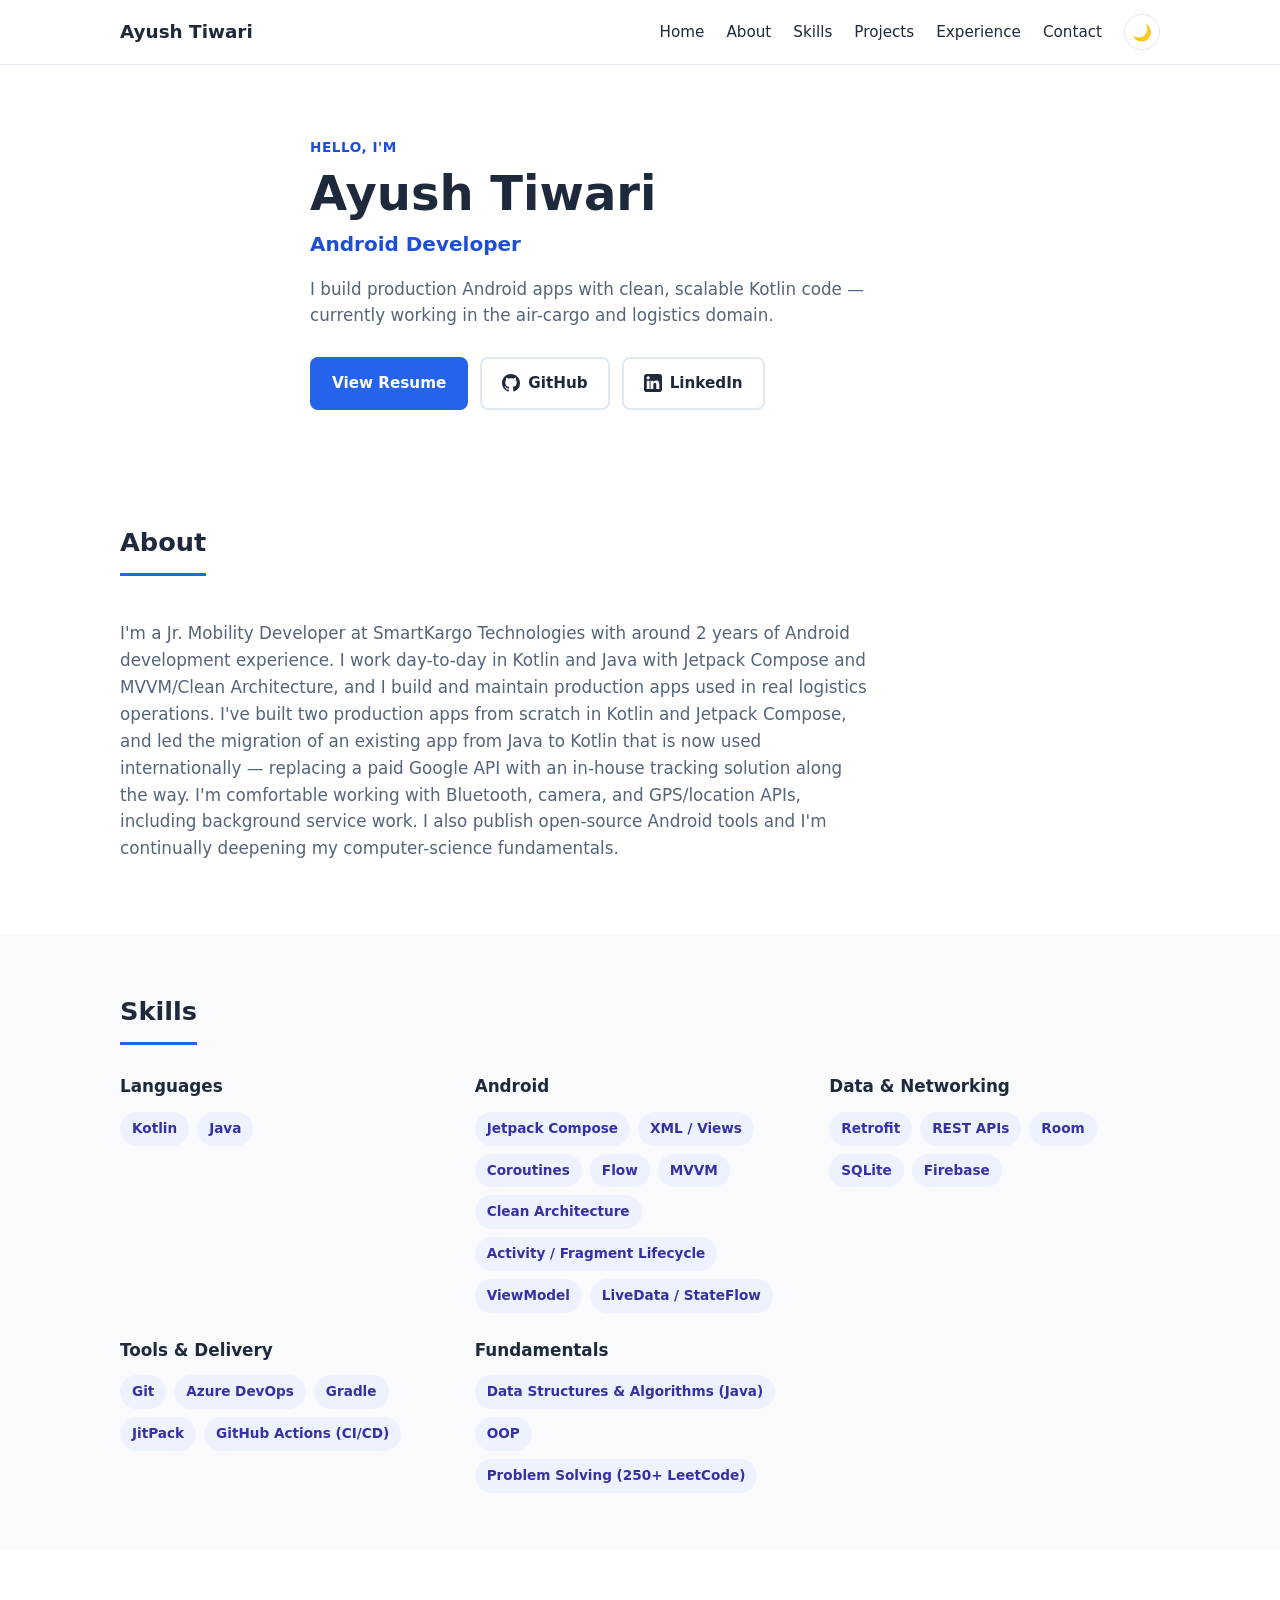
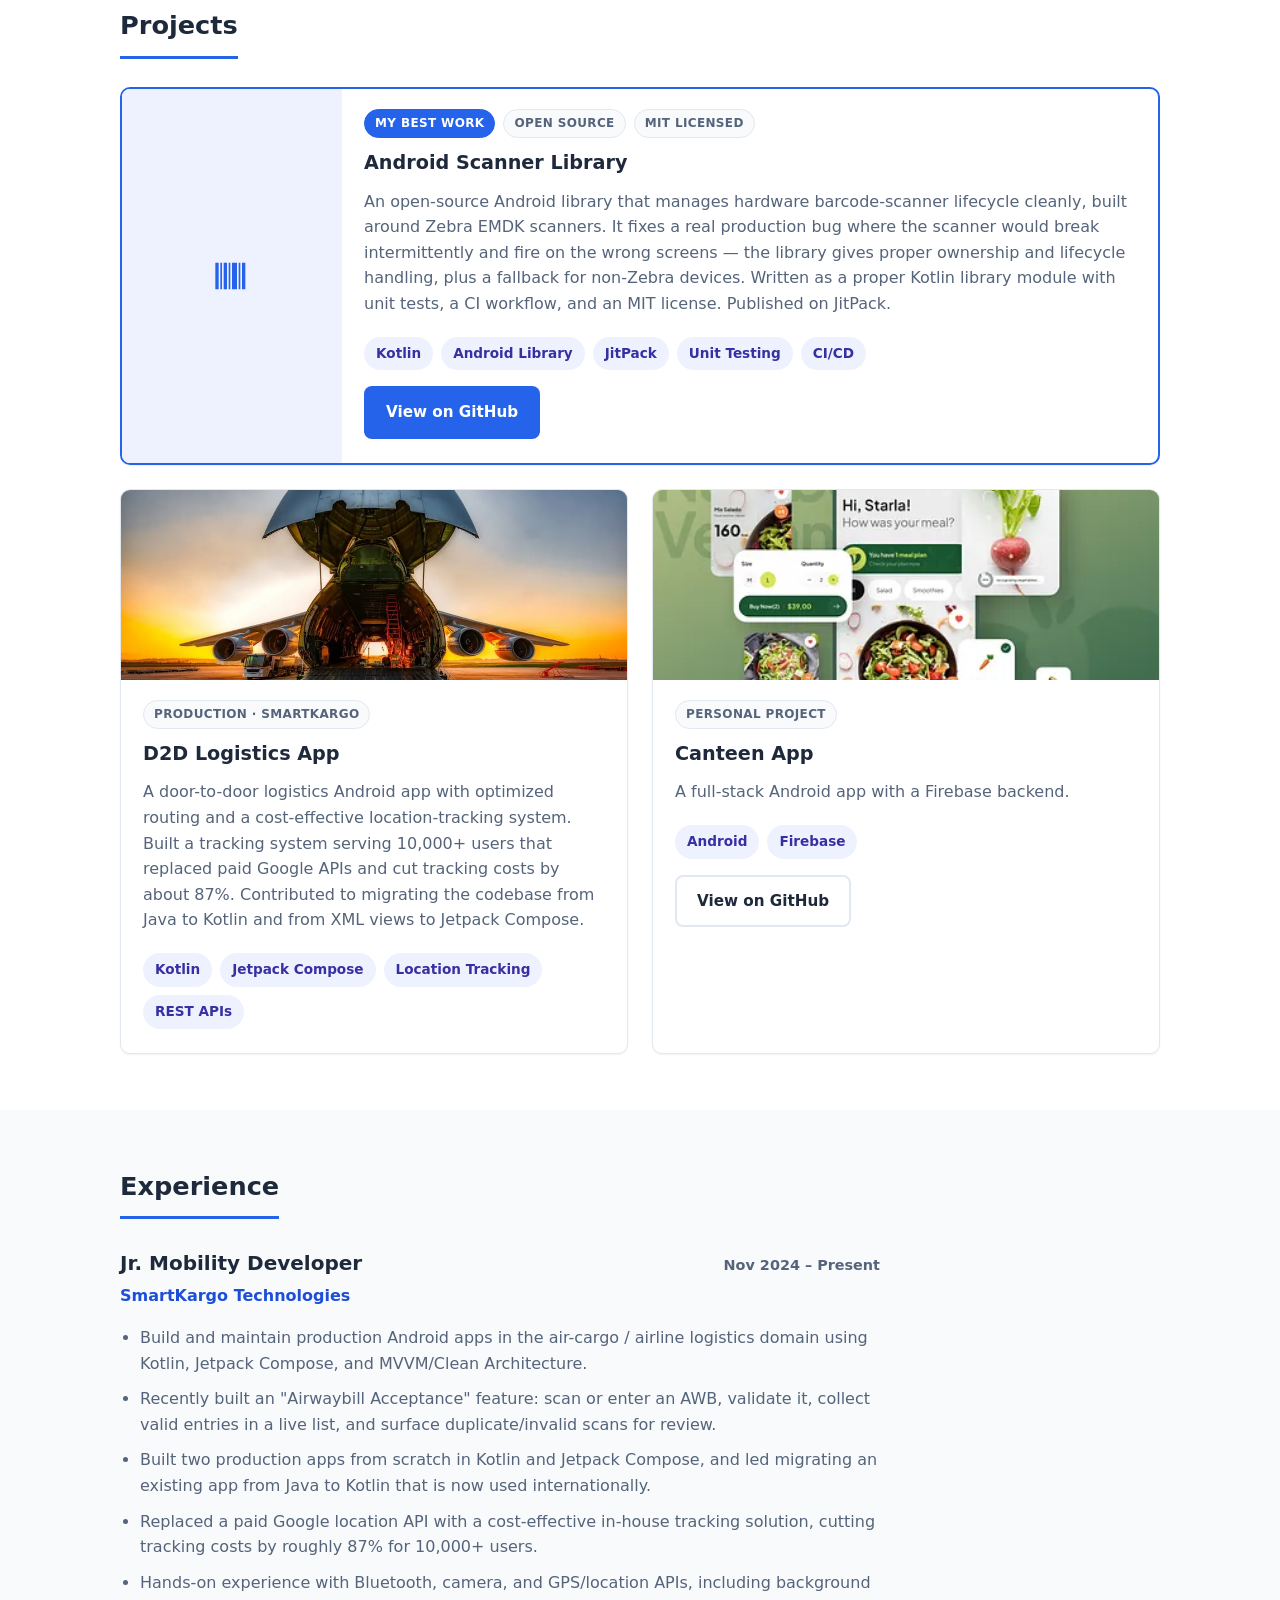
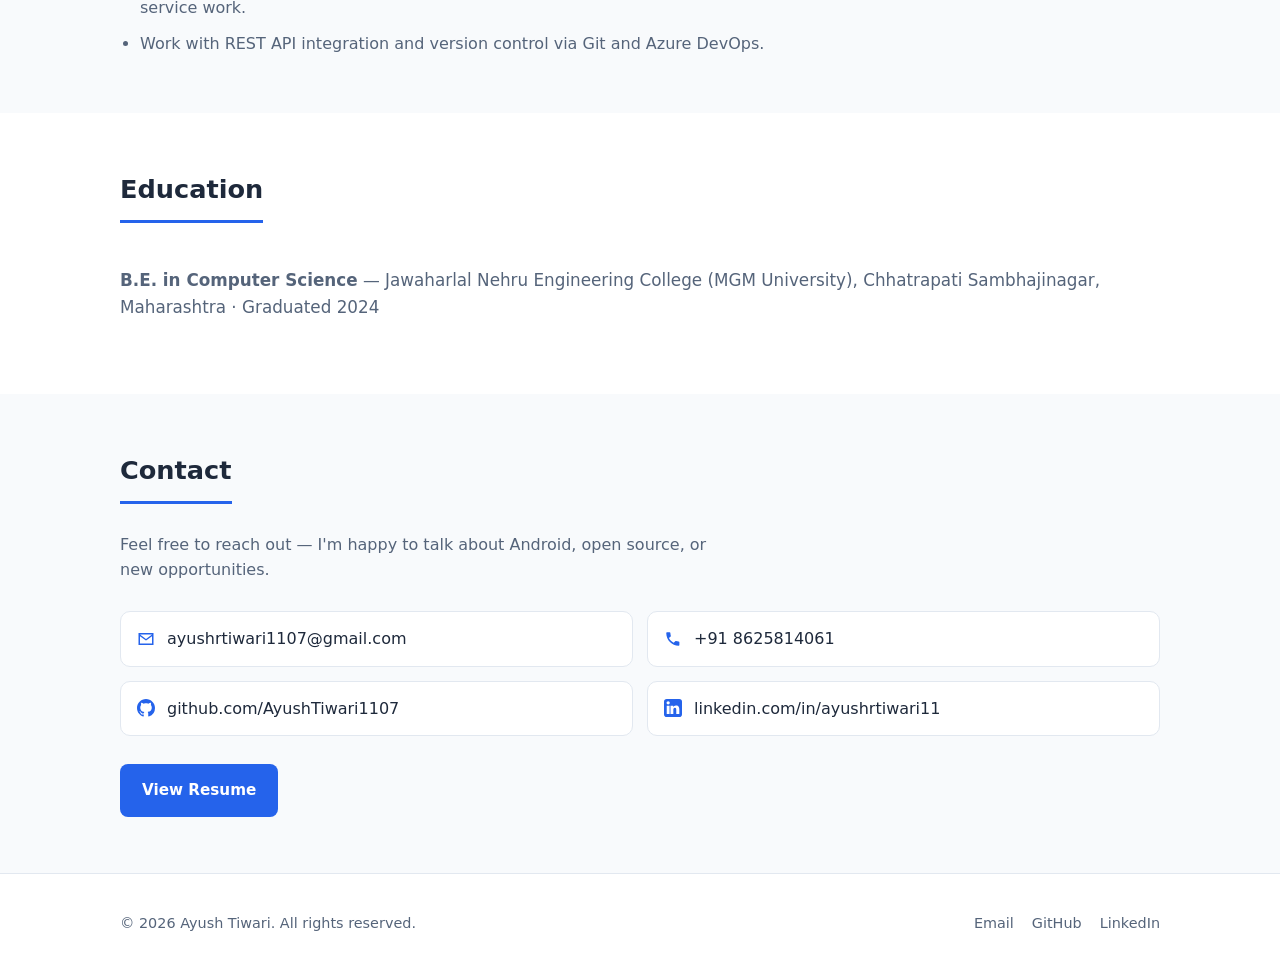
<file: index.html>
<!DOCTYPE html>
<html lang="en">
<head>
  <meta charset="UTF-8" />
  <meta name="viewport" content="width=device-width, initial-scale=1.0" />

  <!-- ============================================================
       PAGE TITLE + SEO
       Edit these any time your role or focus changes.
  ============================================================= -->
  <title>Ayush Tiwari — Android Developer</title>
  <meta name="description" content="Ayush Tiwari is an Android Developer building production Kotlin apps in the air-cargo and logistics domain. Creator of an open-source barcode scanner library for Android." />
  <meta name="author" content="Ayush Tiwari" />

  <!-- Open Graph tags: control how this page looks when shared on LinkedIn, WhatsApp, Twitter/X, etc. -->
  <!-- This repo is named "resume", so GitHub Pages will serve it at /resume/. If you rename the repo
       or use a custom domain, update the two URLs below to match. -->
  <meta property="og:type" content="website" />
  <meta property="og:title" content="Ayush Tiwari — Android Developer" />
  <meta property="og:description" content="I build production Android apps with clean, scalable Kotlin code — currently working in the air-cargo and logistics domain." />
  <meta property="og:url" content="https://ayushtiwari1107.github.io/resume/" />
  <meta property="og:image" content="https://ayushtiwari1107.github.io/resume/images/cargo-thumbnail.png" />
  <meta name="twitter:card" content="summary_large_image" />
  <meta name="twitter:title" content="Ayush Tiwari — Android Developer" />
  <meta name="twitter:description" content="I build production Android apps with clean, scalable Kotlin code — currently working in the air-cargo and logistics domain." />

  <!-- Simple emoji favicon -- zero external files needed. Swap the emoji for a photo/logo later if you want. -->
  <link rel="icon" href="data:image/svg+xml,<svg xmlns=%22http://www.w3.org/2000/svg%22 viewBox=%220 0 100 100%22><text y=%22.9em%22 font-size=%2290%22>📱</text></svg>" />

  <link rel="stylesheet" href="style.css" />
</head>
<body>

  <!-- Accessibility: lets keyboard users skip straight to the main content -->
  <a class="skip-link" href="#main-content">Skip to main content</a>

  <!-- ============================================================
       NAVIGATION
       This bar stays fixed to the top of the page while scrolling.
  ============================================================= -->
  <header class="site-header">
    <div class="nav-wrap">
      <a href="#home" class="logo">Ayush Tiwari</a>

      <!-- Hamburger button, only visible on small screens -->
      <button id="navToggle" class="nav-toggle" aria-expanded="false" aria-controls="primaryNav" aria-label="Open navigation menu">
        <span></span>
        <span></span>
        <span></span>
      </button>

      <nav id="primaryNav" class="primary-nav">
        <a href="#home">Home</a>
        <a href="#about">About</a>
        <a href="#skills">Skills</a>
        <a href="#projects">Projects</a>
        <a href="#experience">Experience</a>
        <a href="#contact">Contact</a>

        <!-- Light / dark mode switch -->
        <button id="themeToggle" class="theme-toggle" aria-label="Toggle dark mode" title="Toggle dark mode">
          <span aria-hidden="true">🌙</span>
        </button>
      </nav>
    </div>
  </header>

  <main id="main-content">

    <!-- ============================================================
         HERO / INTRO
    ============================================================= -->
    <section id="home" class="hero">
      <div class="container hero-inner">
        <p class="eyebrow">Hello, I'm</p>
        <h1>Ayush Tiwari</h1>
        <p class="hero-title">Android Developer</p>
        <p class="hero-pitch">
          I build production Android apps with clean, scalable Kotlin code —
          currently working in the air-cargo and logistics domain.
        </p>

        <div class="hero-actions">
          <a class="btn btn-primary" href="./Ayush_Tiwari_Resume.pdf" target="_blank" rel="noopener">
            View Resume
          </a>
          <a class="btn btn-secondary" href="https://github.com/AyushTiwari1107" target="_blank" rel="noopener">
            <svg class="icon" viewBox="0 0 16 16" aria-hidden="true"><path fill="currentColor" d="M8 0C3.58 0 0 3.58 0 8c0 3.54 2.29 6.53 5.47 7.59.4.07.55-.17.55-.38 0-.19-.01-.82-.01-1.49-2.01.37-2.53-.49-2.69-.94-.09-.23-.48-.94-.82-1.13-.28-.15-.68-.52-.01-.53.63-.01 1.08.58 1.23.82.72 1.21 1.87.87 2.33.66.07-.52.28-.87.51-1.07-1.78-.2-3.64-.89-3.64-3.95 0-.87.31-1.59.82-2.15-.08-.2-.36-1.02.08-2.12 0 0 .67-.21 2.2.82.64-.18 1.32-.27 2-.27.68 0 1.36.09 2 .27 1.53-1.04 2.2-.82 2.2-.82.44 1.1.16 1.92.08 2.12.51.56.82 1.27.82 2.15 0 3.07-1.87 3.75-3.65 3.95.29.25.54.73.54 1.48 0 1.07-.01 1.93-.01 2.2 0 .21.15.46.55.38A8.01 8.01 0 0 0 16 8c0-4.42-3.58-8-8-8Z"/></svg>
            GitHub
          </a>
          <a class="btn btn-secondary" href="https://www.linkedin.com/in/ayushrtiwari11/" target="_blank" rel="noopener">
            <svg class="icon" viewBox="0 0 16 16" aria-hidden="true"><path fill="currentColor" d="M13.5 0h-11A2.5 2.5 0 0 0 0 2.5v11A2.5 2.5 0 0 0 2.5 16h11a2.5 2.5 0 0 0 2.5-2.5v-11A2.5 2.5 0 0 0 13.5 0ZM4.94 13.44H2.42V6h2.52v7.44ZM3.68 4.9a1.46 1.46 0 1 1 0-2.92 1.46 1.46 0 0 1 0 2.92Zm9.76 8.54h-2.52V9.83c0-.87-.02-1.99-1.21-1.99-1.22 0-1.41.95-1.41 1.93v3.67H5.78V6h2.42v1.02h.03c.34-.64 1.16-1.31 2.38-1.31 2.54 0 3.01 1.67 3.01 3.85v3.88Z"/></svg>
            LinkedIn
          </a>
        </div>
      </div>
    </section>

    <!-- ============================================================
         ABOUT
         Edit the paragraph below to update your bio.
    ============================================================= -->
    <section id="about" class="section">
      <div class="container">
        <h2 class="section-title">About</h2>
        <p class="about-text">
          I'm a Jr. Mobility Developer at SmartKargo Technologies with around 2 years of Android
          development experience. I work day-to-day in Kotlin and Java with Jetpack Compose and
          MVVM/Clean Architecture, and I build and maintain production apps used in real logistics
          operations. I've built two production apps from scratch in Kotlin and Jetpack Compose, and
          led the migration of an existing app from Java to Kotlin that is now used internationally —
          replacing a paid Google API with an in-house tracking solution along the way. I'm comfortable
          working with Bluetooth, camera, and GPS/location APIs, including background service work. I
          also publish open-source Android tools and I'm continually deepening my computer-science
          fundamentals.
        </p>
      </div>
    </section>

    <!-- ============================================================
         SKILLS
         To add/remove a skill, just add/remove a <span class="chip"> inside the right group.
    ============================================================= -->
    <section id="skills" class="section section-alt">
      <div class="container">
        <h2 class="section-title">Skills</h2>

        <div class="skills-grid">
          <div class="skill-group">
            <h3>Languages</h3>
            <div class="chip-list">
              <span class="chip">Kotlin</span>
              <span class="chip">Java</span>
            </div>
          </div>

          <div class="skill-group">
            <h3>Android</h3>
            <div class="chip-list">
              <span class="chip">Jetpack Compose</span>
              <span class="chip">XML / Views</span>
              <span class="chip">Coroutines</span>
              <span class="chip">Flow</span>
              <span class="chip">MVVM</span>
              <span class="chip">Clean Architecture</span>
              <span class="chip">Activity / Fragment Lifecycle</span>
              <span class="chip">ViewModel</span>
              <span class="chip">LiveData / StateFlow</span>
            </div>
          </div>

          <div class="skill-group">
            <h3>Data &amp; Networking</h3>
            <div class="chip-list">
              <span class="chip">Retrofit</span>
              <span class="chip">REST APIs</span>
              <span class="chip">Room</span>
              <span class="chip">SQLite</span>
              <span class="chip">Firebase</span>
            </div>
          </div>

          <div class="skill-group">
            <h3>Tools &amp; Delivery</h3>
            <div class="chip-list">
              <span class="chip">Git</span>
              <span class="chip">Azure DevOps</span>
              <span class="chip">Gradle</span>
              <span class="chip">JitPack</span>
              <span class="chip">GitHub Actions (CI/CD)</span>
            </div>
          </div>

          <div class="skill-group">
            <h3>Fundamentals</h3>
            <div class="chip-list">
              <span class="chip">Data Structures &amp; Algorithms (Java)</span>
              <span class="chip">OOP</span>
              <span class="chip">Problem Solving (250+ LeetCode)</span>
            </div>
          </div>
        </div>
      </div>
    </section>

    <!-- ============================================================
         PROJECTS
         The Scanner Library card is marked "featured" so it displays first
         and larger. To add a new project, copy a <article class="project-card">
         block and edit the text/links/tags inside it.
    ============================================================= -->
    <section id="projects" class="section">
      <div class="container">
        <h2 class="section-title">Projects</h2>

        <div class="projects-grid">

          <!-- Featured project: Android Scanner Library -->
          <article class="project-card project-card--featured">
            <div class="project-card-icon" aria-hidden="true">
              <svg viewBox="0 0 24 24" width="40" height="40"><path fill="currentColor" d="M2 4h2v16H2V4Zm3 0h1v16H5V4Zm2 0h2v16H7V4Zm3 0h1v16h-1V4Zm2 0h3v16h-3V4Zm4 0h1v16h-1V4Zm2 0h2v16h-2V4Z"/></svg>
            </div>

            <div class="project-card-body">
              <div class="project-card-badges">
                <span class="badge badge-accent">My Best Work</span>
                <span class="badge">Open Source</span>
                <span class="badge">MIT Licensed</span>
              </div>

              <h3>Android Scanner Library</h3>
              <p>
                An open-source Android library that manages hardware barcode-scanner lifecycle
                cleanly, built around Zebra EMDK scanners. It fixes a real production bug where the
                scanner would break intermittently and fire on the wrong screens — the library gives
                proper ownership and lifecycle handling, plus a fallback for non-Zebra devices.
                Written as a proper Kotlin library module with unit tests, a CI workflow, and an MIT
                license. Published on JitPack.
              </p>

              <div class="chip-list">
                <span class="chip">Kotlin</span>
                <span class="chip">Android Library</span>
                <span class="chip">JitPack</span>
                <span class="chip">Unit Testing</span>
                <span class="chip">CI/CD</span>
              </div>

              <a class="btn btn-primary" href="https://github.com/AyushTiwari1107/scannerlibraryandroid" target="_blank" rel="noopener">
                View on GitHub
              </a>
            </div>
          </article>

          <!-- D2D Logistics App -->
          <article class="project-card">
            <img class="project-card-img" src="images/cargo-thumbnail.png" alt="D2D Logistics App screenshot showing route and tracking screens" loading="lazy" />
            <div class="project-card-body">
              <div class="project-card-badges">
                <span class="badge">Production · SmartKargo</span>
              </div>
              <h3>D2D Logistics App</h3>
              <p>
                A door-to-door logistics Android app with optimized routing and a cost-effective
                location-tracking system. Built a tracking system serving 10,000+ users that replaced
                paid Google APIs and cut tracking costs by about 87%. Contributed to migrating the
                codebase from Java to Kotlin and from XML views to Jetpack Compose.
              </p>
              <div class="chip-list">
                <span class="chip">Kotlin</span>
                <span class="chip">Jetpack Compose</span>
                <span class="chip">Location Tracking</span>
                <span class="chip">REST APIs</span>
              </div>
            </div>
          </article>

          <!-- Canteen App -->
          <article class="project-card">
            <img class="project-card-img" src="images/canteen_bg.jpg" alt="Canteen App interface" loading="lazy" />
            <div class="project-card-body">
              <div class="project-card-badges">
                <span class="badge">Personal Project</span>
              </div>
              <h3>Canteen App</h3>
              <p>A full-stack Android app with a Firebase backend.</p>
              <div class="chip-list">
                <span class="chip">Android</span>
                <span class="chip">Firebase</span>
              </div>
              <a class="btn btn-secondary" href="https://github.com/AyushTiwari1107/canteen" target="_blank" rel="noopener">
                View on GitHub
              </a>
            </div>
          </article>

        </div>
      </div>
    </section>

    <!-- ============================================================
         EXPERIENCE
    ============================================================= -->
    <section id="experience" class="section section-alt">
      <div class="container">
        <h2 class="section-title">Experience</h2>

        <div class="timeline-item">
          <div class="timeline-heading">
            <h3>Jr. Mobility Developer</h3>
            <span class="timeline-date">Nov 2024 – Present</span>
          </div>
          <p class="timeline-company">SmartKargo Technologies</p>
          <ul class="timeline-list">
            <li>Build and maintain production Android apps in the air-cargo / airline logistics domain using Kotlin, Jetpack Compose, and MVVM/Clean Architecture.</li>
            <li>Recently built an "Airwaybill Acceptance" feature: scan or enter an AWB, validate it, collect valid entries in a live list, and surface duplicate/invalid scans for review.</li>
            <li>Built two production apps from scratch in Kotlin and Jetpack Compose, and led migrating an existing app from Java to Kotlin that is now used internationally.</li>
            <li>Replaced a paid Google location API with a cost-effective in-house tracking solution, cutting tracking costs by roughly 87% for 10,000+ users.</li>
            <li>Hands-on experience with Bluetooth, camera, and GPS/location APIs, including background service work.</li>
            <li>Work with REST API integration and version control via Git and Azure DevOps.</li>
          </ul>
        </div>
      </div>
    </section>

    <!-- ============================================================
         EDUCATION
    ============================================================= -->
    <section id="education" class="section">
      <div class="container">
        <h2 class="section-title">Education</h2>
        <p class="education-line">
          <strong>B.E. in Computer Science</strong> — Jawaharlal Nehru Engineering College (MGM University),
          Chhatrapati Sambhajinagar, Maharashtra · Graduated 2024
        </p>
      </div>
    </section>

    <!-- ============================================================
         CONTACT
    ============================================================= -->
    <section id="contact" class="section section-alt">
      <div class="container">
        <h2 class="section-title">Contact</h2>
        <p class="contact-intro">Feel free to reach out — I'm happy to talk about Android, open source, or new opportunities.</p>

        <div class="contact-grid">
          <a class="contact-item" href="mailto:ayushrtiwari1107@gmail.com">
            <svg class="icon" viewBox="0 0 24 24" aria-hidden="true"><path fill="currentColor" d="M2 4h20v16H2V4Zm2 2v.01L12 12l8-5.99V6H4Zm16 2.24-7.42 5.56a1 1 0 0 1-1.16 0L4 8.24V18h16V8.24Z"/></svg>
            ayushrtiwari1107@gmail.com
          </a>
          <a class="contact-item" href="tel:+918625814061">
            <svg class="icon" viewBox="0 0 24 24" aria-hidden="true"><path fill="currentColor" d="M6.6 10.8c1.4 2.7 3.6 4.9 6.3 6.3l2.1-2.1c.3-.3.7-.4 1-.2 1.1.4 2.3.6 3.5.6.6 0 1 .4 1 1V20c0 .6-.4 1-1 1C10.6 21 3 13.4 3 4c0-.6.4-1 1-1h3.5c.6 0 1 .4 1 1 0 1.2.2 2.4.6 3.5.1.4 0 .8-.2 1L6.6 10.8Z"/></svg>
            +91 8625814061
          </a>
          <a class="contact-item" href="https://github.com/AyushTiwari1107" target="_blank" rel="noopener">
            <svg class="icon" viewBox="0 0 16 16" aria-hidden="true"><path fill="currentColor" d="M8 0C3.58 0 0 3.58 0 8c0 3.54 2.29 6.53 5.47 7.59.4.07.55-.17.55-.38 0-.19-.01-.82-.01-1.49-2.01.37-2.53-.49-2.69-.94-.09-.23-.48-.94-.82-1.13-.28-.15-.68-.52-.01-.53.63-.01 1.08.58 1.23.82.72 1.21 1.87.87 2.33.66.07-.52.28-.87.51-1.07-1.78-.2-3.64-.89-3.64-3.95 0-.87.31-1.59.82-2.15-.08-.2-.36-1.02.08-2.12 0 0 .67-.21 2.2.82.64-.18 1.32-.27 2-.27.68 0 1.36.09 2 .27 1.53-1.04 2.2-.82 2.2-.82.44 1.1.16 1.92.08 2.12.51.56.82 1.27.82 2.15 0 3.07-1.87 3.75-3.65 3.95.29.25.54.73.54 1.48 0 1.07-.01 1.93-.01 2.2 0 .21.15.46.55.38A8.01 8.01 0 0 0 16 8c0-4.42-3.58-8-8-8Z"/></svg>
            github.com/AyushTiwari1107
          </a>
          <a class="contact-item" href="https://www.linkedin.com/in/ayushrtiwari11/" target="_blank" rel="noopener">
            <svg class="icon" viewBox="0 0 16 16" aria-hidden="true"><path fill="currentColor" d="M13.5 0h-11A2.5 2.5 0 0 0 0 2.5v11A2.5 2.5 0 0 0 2.5 16h11a2.5 2.5 0 0 0 2.5-2.5v-11A2.5 2.5 0 0 0 13.5 0ZM4.94 13.44H2.42V6h2.52v7.44ZM3.68 4.9a1.46 1.46 0 1 1 0-2.92 1.46 1.46 0 0 1 0 2.92Zm9.76 8.54h-2.52V9.83c0-.87-.02-1.99-1.21-1.99-1.22 0-1.41.95-1.41 1.93v3.67H5.78V6h2.42v1.02h.03c.34-.64 1.16-1.31 2.38-1.31 2.54 0 3.01 1.67 3.01 3.85v3.88Z"/></svg>
            linkedin.com/in/ayushrtiwari11
          </a>
        </div>

        <a class="btn btn-primary contact-resume-btn" href="./Ayush_Tiwari_Resume.pdf" target="_blank" rel="noopener">
          View Resume
        </a>
      </div>
    </section>

  </main>

  <!-- ============================================================
       FOOTER
  ============================================================= -->
  <footer class="site-footer">
    <div class="container footer-inner">
      <p>&copy; <span id="year"></span> Ayush Tiwari. All rights reserved.</p>
      <div class="footer-links">
        <a href="mailto:ayushrtiwari1107@gmail.com">Email</a>
        <a href="https://github.com/AyushTiwari1107" target="_blank" rel="noopener">GitHub</a>
        <a href="https://www.linkedin.com/in/ayushrtiwari11/" target="_blank" rel="noopener">LinkedIn</a>
      </div>
    </div>
  </footer>

  <script src="script.js"></script>
</body>
</html>
</file>
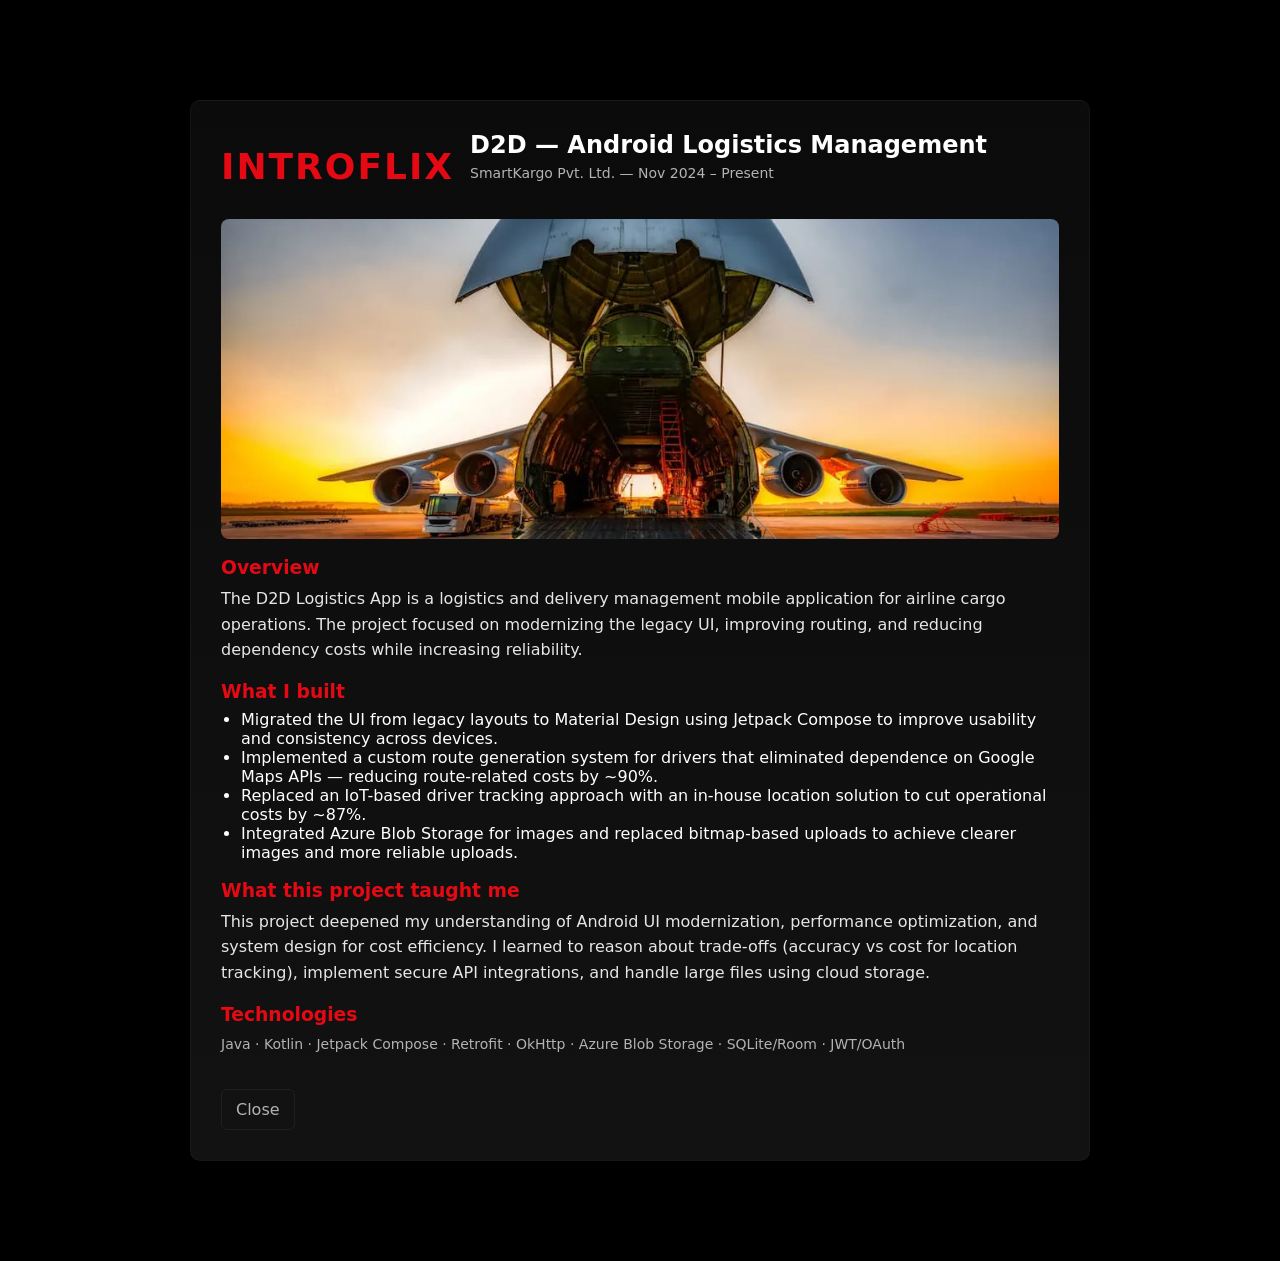
<file: d_2_d.html>
<!doctype html>
<html lang="en">
<head>
  <meta charset="utf-8" />
  <meta name="viewport" content="width=device-width,initial-scale=1" />
  <title>D2D — D2D Logistics App | INTROFLIX</title>
  <style>
    :root{--bg:#000;--card:#121212;--accent:#e50914;--muted:#b3b3b3;}
    *{box-sizing:border-box;margin:0;padding:0;font-family:Inter,system-ui,Arial,sans-serif;color:#fff}
    body{background:var(--bg);padding:40px;}
    .container{max-width:900px;margin:60px auto;background:linear-gradient(180deg,#0b0b0b 0%, #121212 100%);border-radius:10px;padding:30px;border:1px solid rgba(255,255,255,0.04);box-shadow:0 10px 40px rgba(0,0,0,0.6)}
    header{display:flex;align-items:center;gap:16px;margin-bottom:18px}
    .logoN{font-weight:800;font-size:36px;color:var(--accent);letter-spacing:2px}
    h1{font-size:24px;margin-bottom:6px}
    .meta{color:var(--muted);font-size:14px;margin-bottom:20px}
    .heroImg{width:100%;height:320px;background:url('images/cargo-thumbnail.png') center/cover;border-radius:8px;margin-bottom:18px}
    section{margin-bottom:18px}
    h3{color:var(--accent);margin-bottom:8px}
    p{color:#e6e6e6;line-height:1.6}
    .list{margin-top:8px;color:var(--muted);list-style:disc;padding-left:20px}
    .back{display:inline-block;margin-top:14px;padding:10px 14px;border-radius:6px;background:transparent;border:1px solid rgba(255,255,255,0.06);color:var(--muted);text-decoration:none}
    /* fade in */
    .container{opacity:0;transform:translateY(8px);animation:fadeUp .6s ease .15s forwards}
    @keyframes fadeUp{to{opacity:1;transform:none}}
    @media(max-width:640px){body{padding:18px}.container{padding:18px}}
  </style>
</head>
<body>
  <div class="container">
    <header>
      <div class="logoN">INTROFLIX</div>
      <div>
        <h1>D2D — Android Logistics Management</h1>
        <div class="meta">SmartKargo Pvt. Ltd. — Nov 2024 – Present</div>
      </div>
    </header>

    <div class="heroImg" role="img" aria-label="Cargo and airplane"></div>

    <section>
      <h3>Overview</h3>
      <p>The D2D Logistics App is a logistics and delivery management mobile application for airline cargo operations. The project focused on modernizing the legacy UI, improving routing, and reducing dependency costs while increasing reliability.</p>
    </section>

    <section>
      <h3>What I built</h3>
      <ul class="list">
        <li>Migrated the UI from legacy layouts to Material Design using Jetpack Compose to improve usability and consistency across devices.</li>
        <li>Implemented a custom route generation system for drivers that eliminated dependence on Google Maps APIs — reducing route-related costs by ~90%.</li>
        <li>Replaced an IoT-based driver tracking approach with an in-house location solution to cut operational costs by ~87%.</li>
        <li>Integrated Azure Blob Storage for images and replaced bitmap-based uploads to achieve clearer images and more reliable uploads.</li>
      </ul>
    </section>

    <section>
      <h3>What this project taught me</h3>
      <p>This project deepened my understanding of Android UI modernization, performance optimization, and system design for cost efficiency. I learned to reason about trade-offs (accuracy vs cost for location tracking), implement secure API integrations, and handle large files using cloud storage.</p>
    </section>

    <section>
      <h3>Technologies</h3>
      <p class="meta">Java · Kotlin · Jetpack Compose · Retrofit · OkHttp · Azure Blob Storage · SQLite/Room · JWT/OAuth</p>
    </section>

    <a class="back" href="javascript:window.close();">Close</a>
  </div>
</body>
</html>
</file>
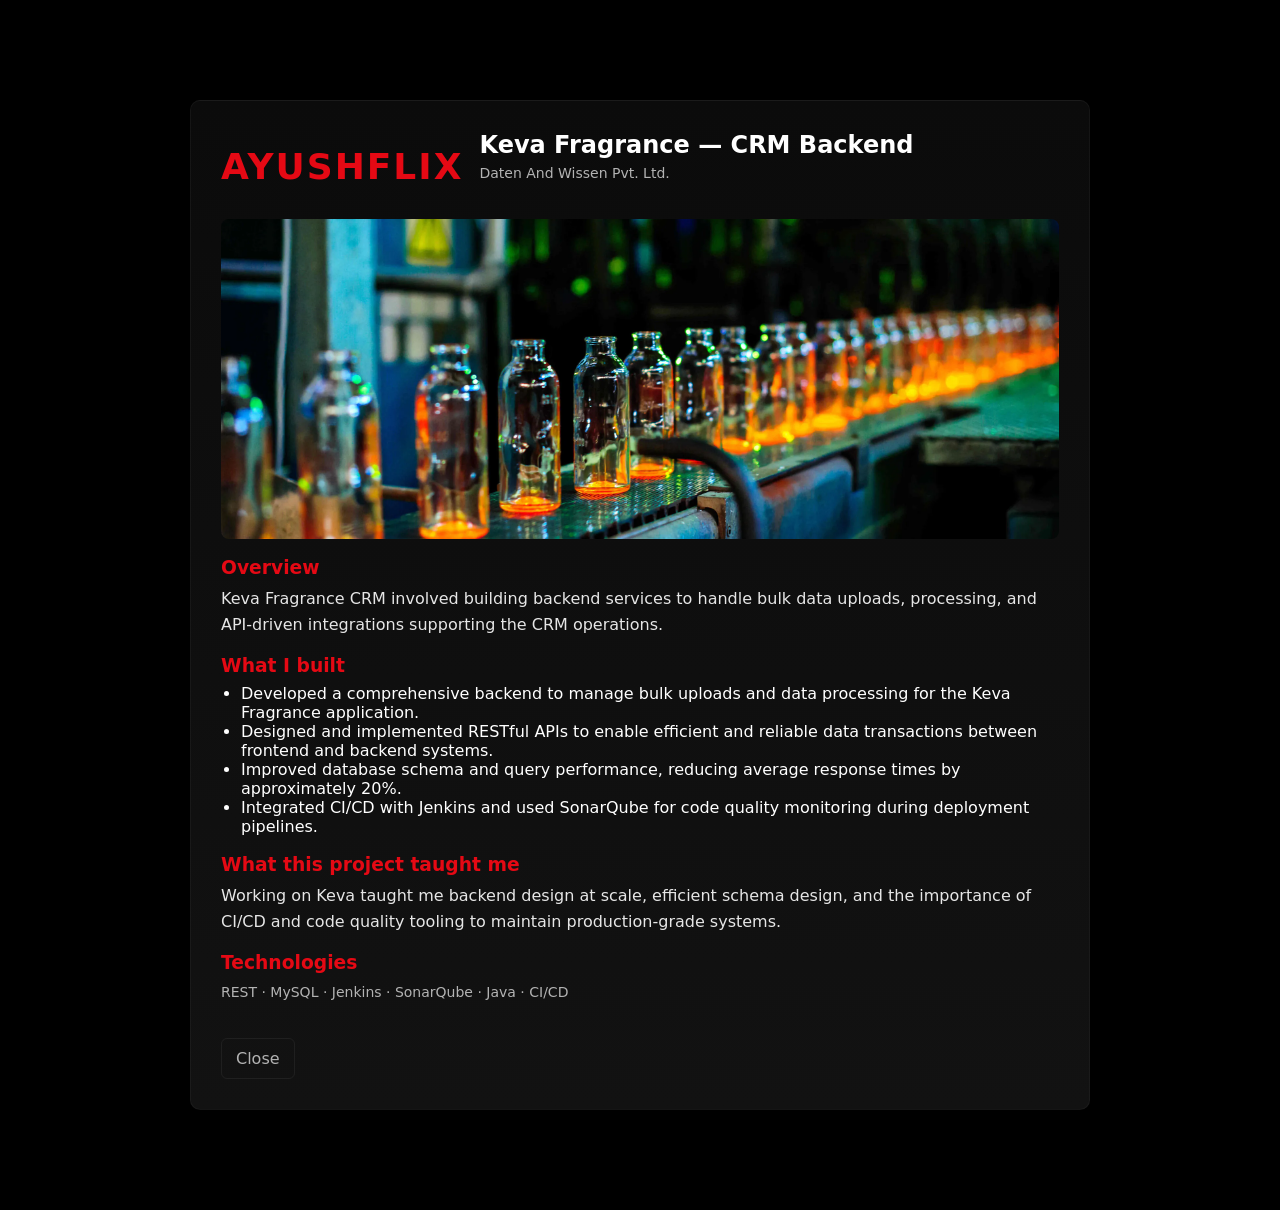
<file: keva.html>
<!doctype html>
<html lang="en">
<head>
  <meta charset="utf-8" />
  <meta name="viewport" content="width=device-width,initial-scale=1" />
  <title>Keva CRM — Backend | INTROFLIX</title>
  <style>
    :root{--bg:#000;--card:#121212;--accent:#e50914;--muted:#b3b3b3}
    *{box-sizing:border-box;margin:0;padding:0;font-family:Inter,system-ui,Arial,sans-serif;color:#fff}
    body{background:var(--bg);padding:40px}
    .container{max-width:900px;margin:60px auto;background:linear-gradient(180deg,#0b0b0b,#121212);border-radius:10px;padding:30px;border:1px solid rgba(255,255,255,0.04);box-shadow:0 10px 40px rgba(0,0,0,0.6)}
    header{display:flex;align-items:center;gap:16px;margin-bottom:18px}
    .logoN{font-weight:800;font-size:36px;color:var(--accent);letter-spacing:2px}
    h1{font-size:24px;margin-bottom:6px}
    .meta{color:var(--muted);font-size:14px;margin-bottom:20px}
    .heroImg{width:100%;height:320px;background:url('images/perfume_thumbnail.jpg') center/cover;border-radius:8px;margin-bottom:18px}
    section{margin-bottom:18px}
    h3{color:var(--accent);margin-bottom:8px}
    p{color:#e6e6e6;line-height:1.6}
    .list{margin-top:8px;color:var(--muted);list-style:disc;padding-left:20px}
    .back{display:inline-block;margin-top:14px;padding:10px 14px;border-radius:6px;background:transparent;border:1px solid rgba(255,255,255,0.06);color:var(--muted);text-decoration:none}
    .container{opacity:0;transform:translateY(8px);animation:fadeUp .6s ease .15s forwards}
    @keyframes fadeUp{to{opacity:1;transform:none}}
    @media(max-width:640px){body{padding:18px}.container{padding:18px}}
  </style>
</head>
<body>
  <div class="container">
    <header>
      <div class="logoN">AYUSHFLIX</div>
      <div>
        <h1>Keva Fragrance — CRM Backend</h1>
        <div class="meta">Daten And Wissen Pvt. Ltd.</div>
      </div>
    </header>

    <div class="heroImg" role="img" aria-label="Perfume production"></div>

    <section>
      <h3>Overview</h3>
      <p>Keva Fragrance CRM involved building backend services to handle bulk data uploads, processing, and API-driven integrations supporting the CRM operations.</p>
    </section>

    <section>
      <h3>What I built</h3>
      <ul class="list">
        <li>Developed a comprehensive backend to manage bulk uploads and data processing for the Keva Fragrance application.</li>
        <li>Designed and implemented RESTful APIs to enable efficient and reliable data transactions between frontend and backend systems.</li>
        <li>Improved database schema and query performance, reducing average response times by approximately 20%.</li>
        <li>Integrated CI/CD with Jenkins and used SonarQube for code quality monitoring during deployment pipelines.</li>
      </ul>
    </section>

    <section>
      <h3>What this project taught me</h3>
      <p>Working on Keva taught me backend design at scale, efficient schema design, and the importance of CI/CD and code quality tooling to maintain production-grade systems.</p>
    </section>

    <section>
      <h3>Technologies</h3>
      <p class="meta">REST · MySQL · Jenkins · SonarQube · Java · CI/CD</p>
    </section>

    <a class="back" href="javascript:window.close();">Close</a>
  </div>
</body>
</html>
</file>
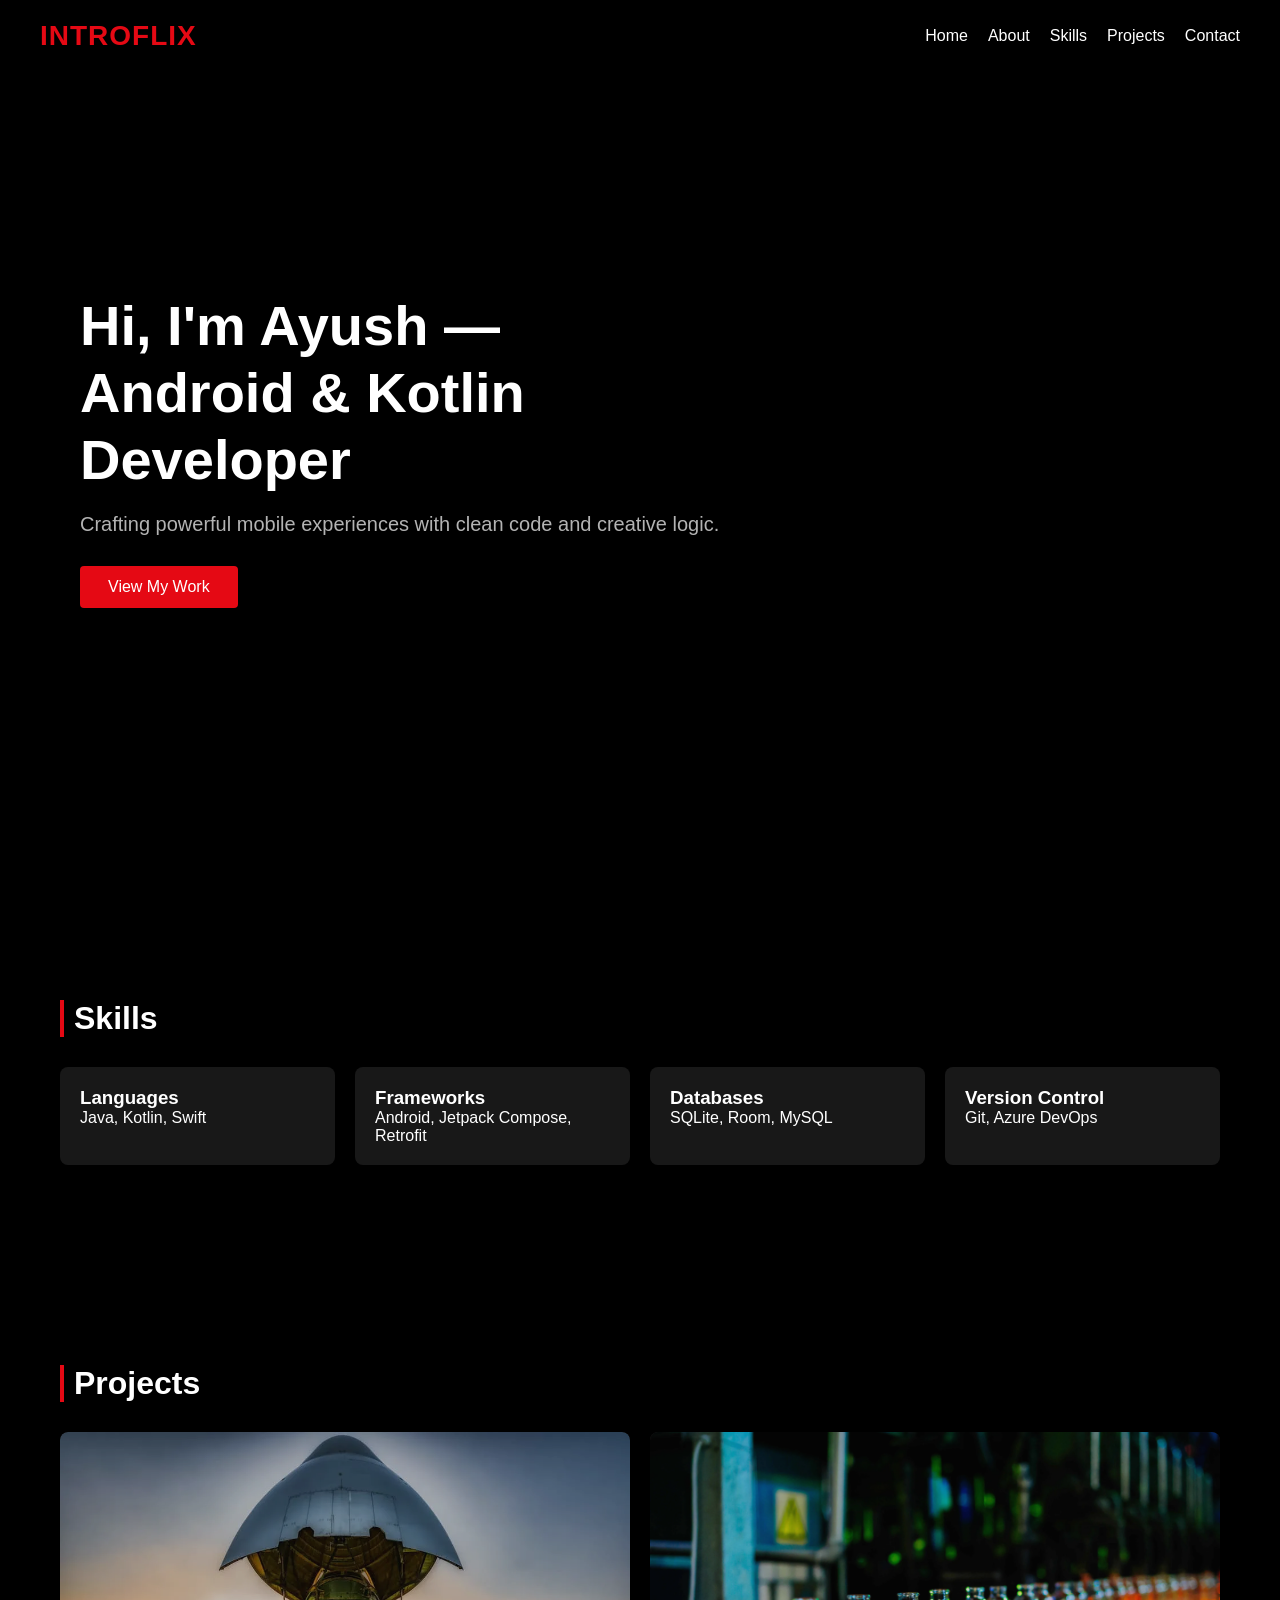
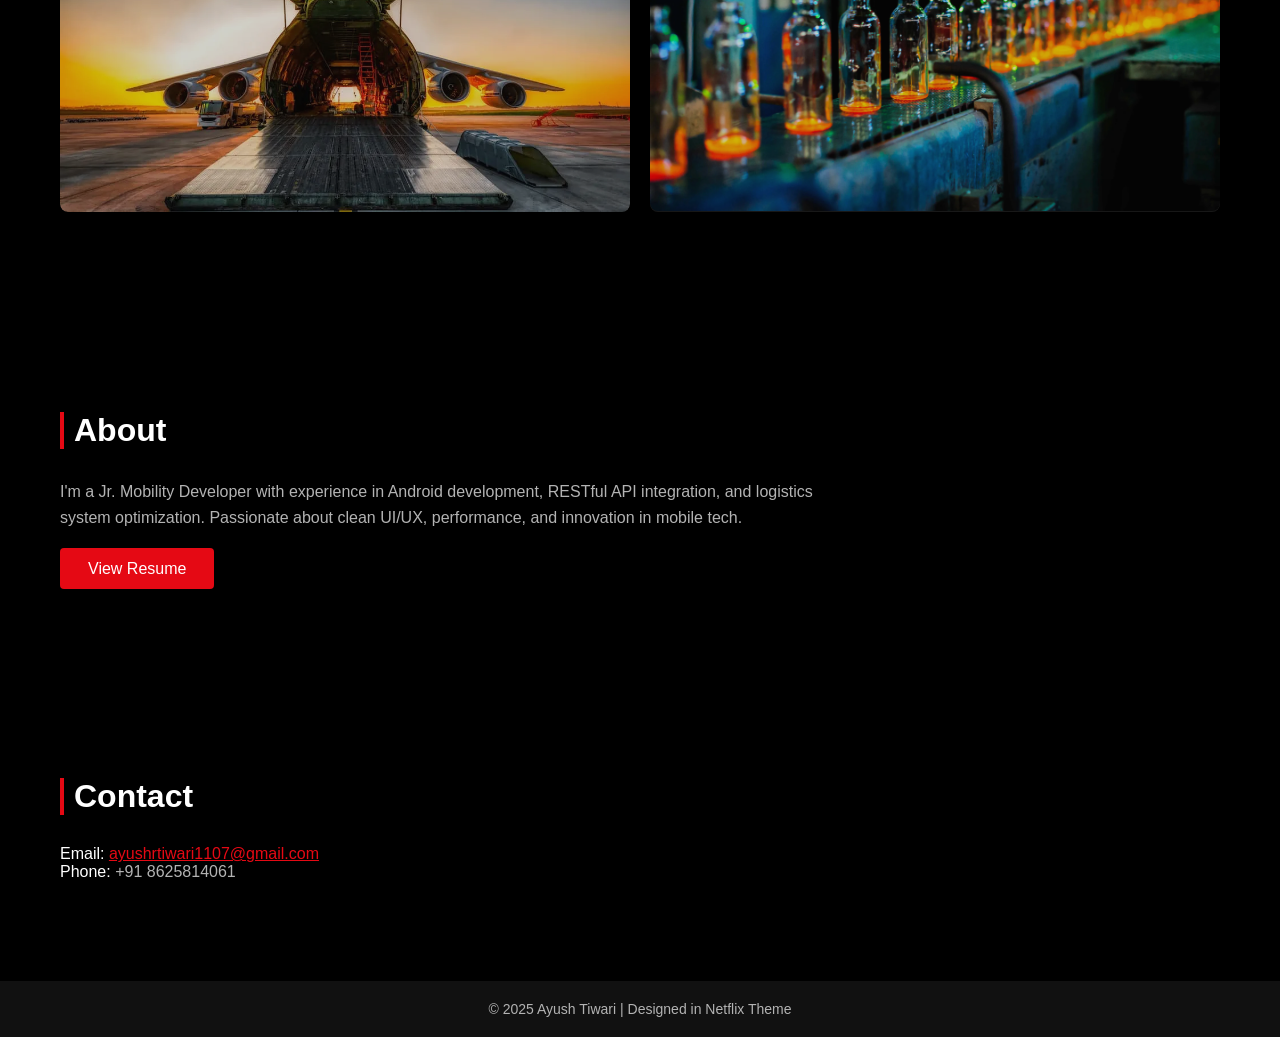
<file: portfolio.html>
<!DOCTYPE html>
<html lang="en">
<head>
  <meta charset="UTF-8" />
  <meta name="viewport" content="width=device-width, initial-scale=1.0" />
  <title>AyushFlix | Portfolio</title>
  <style>
    *{margin:0;padding:0;box-sizing:border-box;font-family:'Poppins',sans-serif;}
    body{background-color:#000;color:#fff;overflow-x:hidden;}
    header{display:flex;justify-content:space-between;align-items:center;padding:20px 40px;background:rgba(0,0,0,0.8);position:fixed;width:100%;top:0;z-index:1000;}
    .logo{color:#e50914;font-size:28px;font-weight:700;letter-spacing:1px;}
    nav{display:flex;gap:20px;}
    nav a{color:#fff;text-decoration:none;font-weight:500;transition:color .3s;}
    nav a:hover{color:#e50914;}
    .hamburger{display:none;flex-direction:column;cursor:pointer;}
    .hamburger span{height:3px;width:25px;background:#fff;margin:4px 0;transition:0.4s;}
    @media(max-width:768px){nav{display:none;flex-direction:column;position:absolute;top:70px;right:0;background:#111;width:200px;padding:20px;}
      nav.active{display:flex;}
      .hamburger{display:flex;}}

    .intro{position:fixed;top:0;left:0;width:100%;height:100%;background:#000;display:flex;justify-content:center;align-items:center;z-index:2000;animation:fadeOut 3s ease 3s forwards;}
    .intro span{font-size:60px;font-weight:700;color:#e50914;opacity:0;animation:fadeIn 2s forwards 0.5s;letter-spacing:4px;}
    @keyframes fadeIn{to{opacity:1;}}
    @keyframes fadeOut{to{opacity:0;visibility:hidden;}}

    .hero{background:linear-gradient(to top,rgba(0,0,0,0.8),rgba(0,0,0,0.2)),url('https://images.unsplash.com/photo-1600402442481-cdf9a94e2d4d?auto=format&fit=crop&w=1400&q=80');height:100vh;background-size:cover;background-position:center;display:flex;flex-direction:column;justify-content:center;align-items:flex-start;padding-left:80px;text-shadow:0 2px 8px rgba(0,0,0,0.8);}
    .hero h1{font-size:56px;margin-bottom:20px;max-width:600px;line-height:1.2;}
    .hero p{font-size:20px;color:#b3b3b3;margin-bottom:30px;}
    .btn-primary{background-color:#e50914;color:#fff;padding:12px 28px;border:none;border-radius:4px;font-size:16px;cursor:pointer;transition:background .3s;}
    .btn-primary:hover{background-color:#f40612;}

    section{padding:100px 60px;}
    .section-title{font-size:32px;margin-bottom:30px;border-left:4px solid #e50914;padding-left:10px;}
    .skills,.projects{display:grid;grid-template-columns:repeat(auto-fit,minmax(220px,1fr));gap:20px;}
    .card{background-color:#181818;border-radius:8px;padding:20px;transition:transform .3s,box-shadow .3s;}
    .card:hover{transform:scale(1.05);box-shadow:0 0 20px rgba(229,9,20,0.5);}

    .project-card{position:relative;background-color:#181818;overflow:hidden;border-radius:8px;cursor:pointer;}
    .project-card img{width:100%;display:block;border-radius:8px;transition:transform .4s ease,opacity .4s ease;opacity:0.8;}
    .project-card:hover img{transform:scale(1.05);opacity:0.5;}
    .project-info{position:absolute;top:50%;left:50%;transform:translate(-50%,-50%);text-align:center;opacity:0;transition:opacity .4s ease;}
    .project-card:hover .project-info{opacity:1;}

    footer{background-color:#111;text-align:center;padding:20px;color:#b3b3b3;font-size:14px;}
    @media(max-width:768px){header{padding:15px 20px;} .hero{padding-left:30px;} .hero h1{font-size:36px;} section{padding:80px 20px;}}
  </style>
</head>
<body>
  <div class="intro"><span>INTROFLIX</span></div>
  <header>
    <div class="logo">INTROFLIX</div>
    <div class="hamburger" onclick="toggleMenu()">
      <span></span><span></span><span></span>
    </div>
    <nav id="menu">
      <a href="#home">Home</a>
      <a href="#about">About</a>
      <a href="#skills">Skills</a>
      <a href="#projects">Projects</a>
      <a href="#contact">Contact</a>
    </nav>
  </header>

  <section id="home" class="hero">
    <h1>Hi, I'm Ayush — Android & Kotlin Developer</h1>
    <p>Crafting powerful mobile experiences with clean code and creative logic.</p>
    <button class="btn-primary" onclick="scrollToSection('projects')">View My Work</button>
  </section>

  <section id="skills">
    <h2 class="section-title">Skills</h2>
    <div class="skills">
      <div class="card"><h3>Languages</h3><p>Java, Kotlin, Swift</p></div>
      <div class="card"><h3>Frameworks</h3><p>Android, Jetpack Compose, Retrofit</p></div>
      <div class="card"><h3>Databases</h3><p>SQLite, Room, MySQL</p></div>
      <div class="card"><h3>Version Control</h3><p>Git, Azure DevOps</p></div>
    </div>
  </section>

  <section id="projects">
    <h2 class="section-title">Projects</h2>
    <div class="projects">
      <div class="project-card" onclick="openProject('d_2_d.html')">
	<img src="images/cargo-thumbnail.png" alt="Cargo Project" />
        <div class="project-info">
          <h3>D2D Logistics App</h3>
          <p>Optimized routing and cost-effective tracking system.</p>
        </div>
      </div>
      <div class="project-card" onclick="openProject('keva.html')">
	<img src="images/perfume_thumbnail.jpg" alt="Perfume Project" />
        <div class="project-info">
          <h3>Perfume Management</h3>
          <p>API and database integration for high-scale operations.</p>
        </div>
      </div>
    </div>
  </section>

 <section id="about">
  <h2 class="section-title">About</h2>
  <p style="max-width:800px;color:#b3b3b3;line-height:1.6;">
    I'm a Jr. Mobility Developer with experience in Android development, RESTful API integration, and logistics system optimization. Passionate about clean UI/UX, performance, and innovation in mobile tech.
  </p>

  <div style="margin-top: 30px;">
    <a href="Ayush_Tiwari_Resume.pdf" target="_blank" class="btn-primary" style="text-decoration: none; margin-right: 10px;">View Resume</a>
  </div>
</section>


  <section id="contact">
    <h2 class="section-title">Contact</h2>
    <p>Email: <a href="mailto:ayushrtiwari1107@gmail.com" style="color:#e50914;">ayushrtiwari1107@gmail.com</a></p>
    <p>Phone: <span style="color:#b3b3b3;">+91 8625814061</span></p>
  </section>

  <footer>
    <p>© 2025 Ayush Tiwari | Designed in Netflix Theme</p>
  </footer>

  <script>
    function scrollToSection(id){document.getElementById(id).scrollIntoView({behavior:'smooth'});}
    function toggleMenu(){document.getElementById('menu').classList.toggle('active');}
    function openProject(page){window.open(page,'_blank');}
  </script>
</body>
</html>
</file>
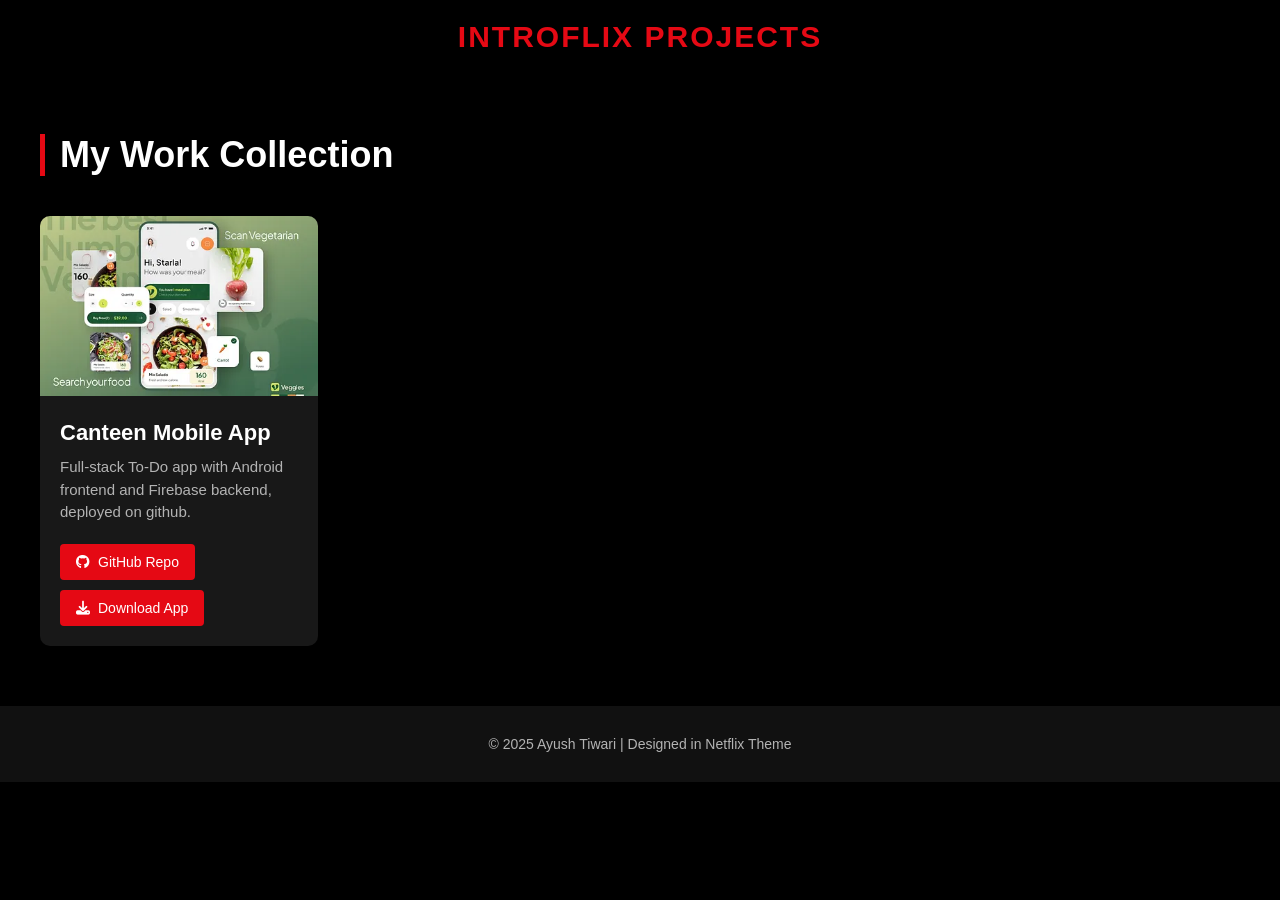
<file: projects.html>
<!DOCTYPE html>
<html lang="en">
<head>
  <meta charset="UTF-8" />
  <meta name="viewport" content="width=device-width, initial-scale=1.0" />
  <title>Projects | INTROFLIX</title>
  <link rel="stylesheet" href="https://cdnjs.cloudflare.com/ajax/libs/font-awesome/6.5.0/css/all.min.css">
  <style>
    * {
      margin: 0;
      padding: 0;
      box-sizing: border-box;
      font-family: 'Poppins', sans-serif;
    }

    body {
      background-color: #000;
      color: #fff;
      overflow-x: hidden;
    }

    header {
      padding: 20px 40px;
      text-align: center;
      background: rgba(0, 0, 0, 0.8);
      position: sticky;
      top: 0;
      z-index: 100;
    }

    .logo {
      color: #e50914;
      font-size: 30px;
      font-weight: 700;
      letter-spacing: 2px;
    }

    section {
      padding: 60px 40px;
    }

    h2.section-title {
      font-size: 36px;
      margin-bottom: 40px;
      border-left: 5px solid #e50914;
      padding-left: 15px;
    }

   .project-grid {
  display: grid;
  grid-template-columns: repeat(4, 1fr); /* Fixed 4 columns */
  gap: 30px;
}


    .project-card {
      background-color: #181818;
      border-radius: 10px;
      overflow: hidden;
      transition: transform 0.3s ease, box-shadow 0.3s ease;
    }

    .project-card:hover {
      transform: scale(1.05);
      box-shadow: 0 0 25px rgba(229, 9, 20, 0.5);
    }

    .project-card img {
      width: 100%;
      height: 180px;
      object-fit: cover;
    }

    .project-content {
      padding: 20px;
    }

    .project-content h3 {
      font-size: 22px;
      color: #fff;
      margin-bottom: 10px;
    }

    .project-content p {
      color: #b3b3b3;
      font-size: 15px;
      margin-bottom: 20px;
      line-height: 1.5;
    }

    .project-buttons {
      display: flex;
      gap: 10px;
      flex-wrap: wrap;
    }

    .btn {
      display: inline-flex;
      align-items: center;
      gap: 8px;
      background-color: #e50914;
      color: #fff;
      text-decoration: none;
      padding: 10px 16px;
      border-radius: 4px;
      font-size: 14px;
      transition: background 0.3s;
    }

    .btn:hover {
      background-color: #f40612;
    }

    footer {
      text-align: center;
      padding: 30px;
      color: #b3b3b3;
      background-color: #111;
      font-size: 14px;
    }

    @media (max-width: 768px) {
      section {
        padding: 40px 20px;
      }
    }
  </style>
</head>
<body>
  <header>
    <div class="logo">INTROFLIX PROJECTS</div>
  </header>

  <section>
    <h2 class="section-title">My Work Collection</h2>
    <div class="project-grid">

      <!-- Project 1 -->
      <div class="project-card">
        <img src="images/canteen_bg.jpg" alt="ToDo List">
        <div class="project-content">
          <h3>Canteen Mobile App</h3>
          <p>Full-stack To-Do app with Android frontend and Firebase backend, deployed on github.</p>
          <div class="project-buttons">
            <a href="https://github.com/AyushTiwari1107/canteen" target="_blank" class="btn">
              <i class="fab fa-github"></i> GitHub Repo
            </a>
            <a href="https://github.com/AyushTiwari1107/android_app/raw/main/canteen.apk" class="btn">
              <i class="fas fa-download"></i> Download App
            </a>
          </div>
        </div>
      </div>

    </div>
  </section>

  <footer>
    <p>© 2025 Ayush Tiwari | Designed in Netflix Theme</p>
  </footer>
</body>
</html>
</file>
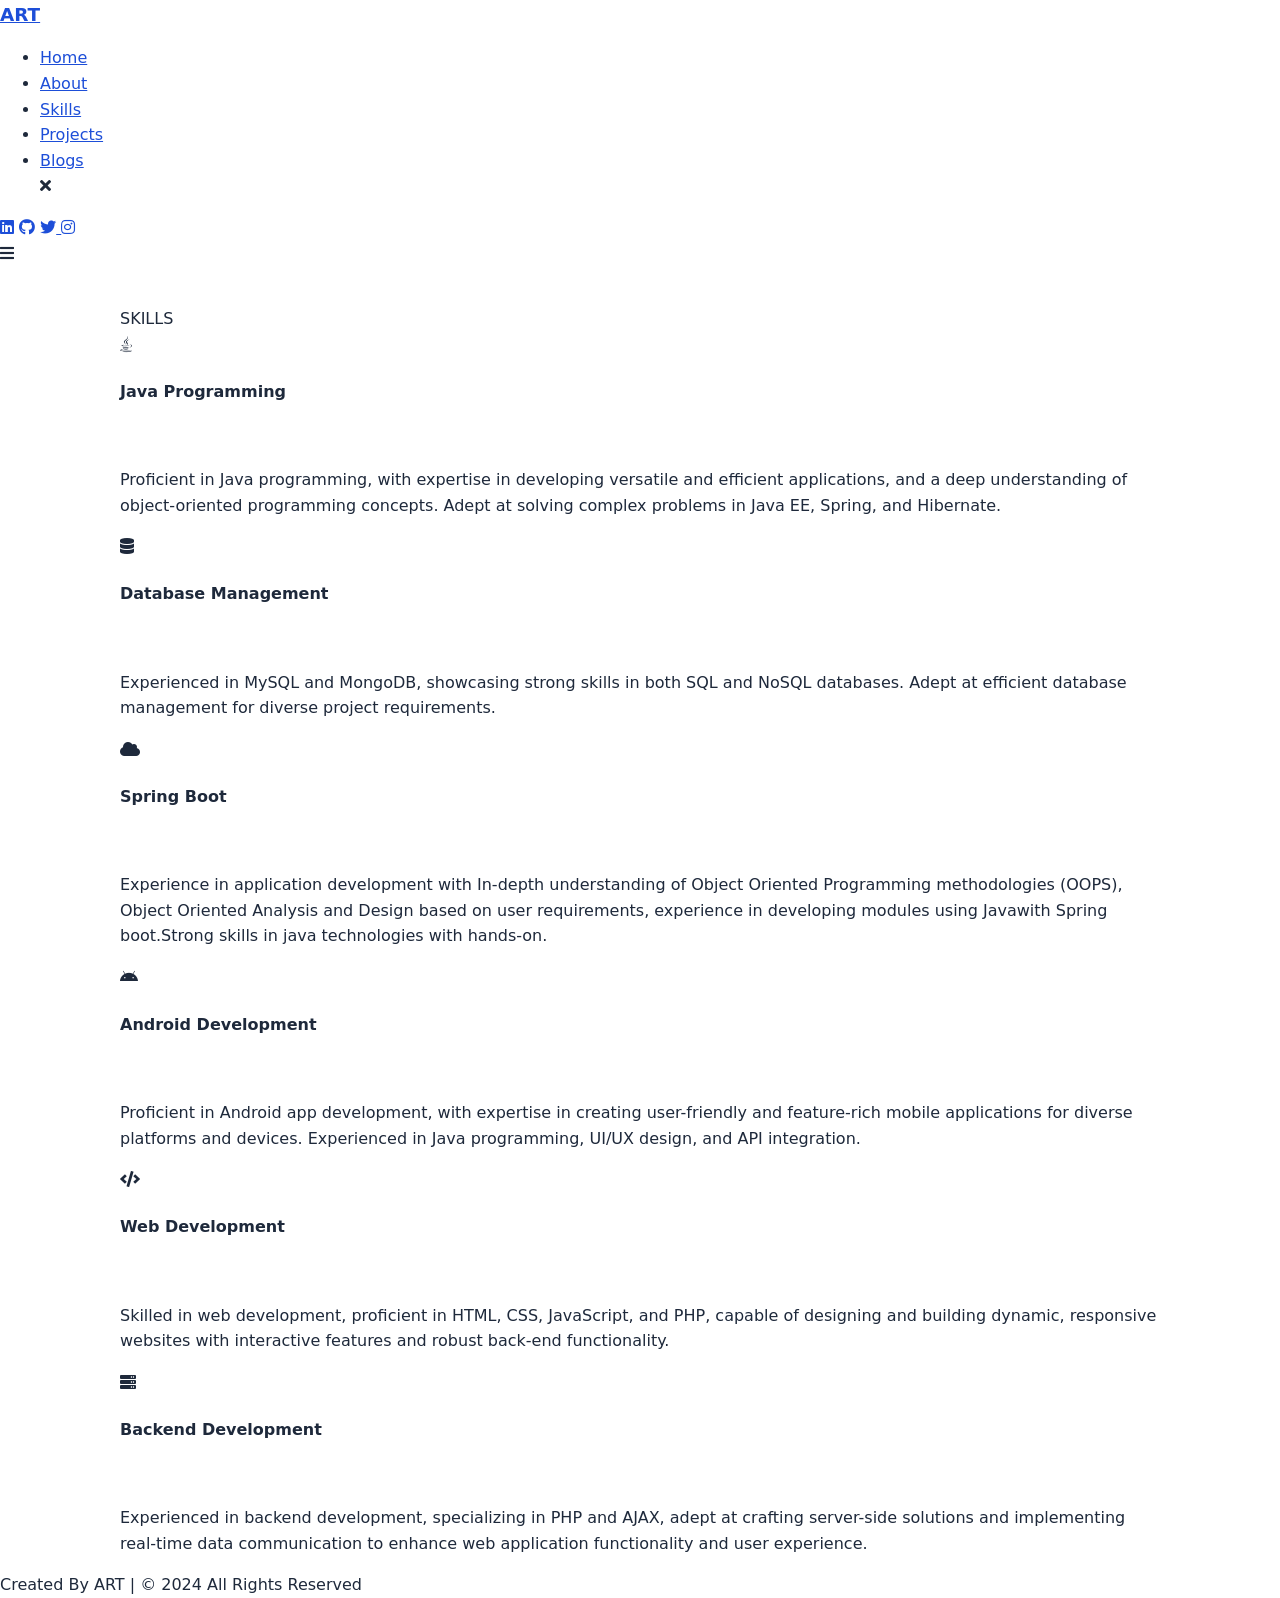
<file: skills.html>
<!DOCTYPE html>
<html lang="en"> 
    <head>
        <title>AYUSH TIWARI | SKILLS</title>
        <link rel="shortcut icon" type="image/x-icon" href="images/favicon.png">
    <link rel="stylesheet" href="style.css" />
    <!-- Fontawesome CDN Link -->
    <link rel="stylesheet" href="https://cdnjs.cloudflare.com/ajax/libs/font-awesome/5.15.2/css/all.min.css" />
    <meta name="viewport" content="width=device-width, initial-scale=1.0" />
    </head>  
<body>
     <nav>
      <div class="navbar">
        <div class="logo"><a href="index.html">ART</a></div>
        <ul class="menu">
          <li><a href="index.html">Home</a></li>
          <li><a href="index.html">About</a></li>
          <li><a href="skills.html">Skills</a></li>
          <li><a href="project.html">Projects</a></li>
          <li><a href="https://tiwariayush.hashnode.dev/">Blogs</a></li>
         
          <div class="cancel-btn">
            <i class="fas fa-times"></i>
          </div>
        </ul>
        <div class="media-icons">
          <a href="https://www.linkedin.com/in/ayushrtiwari11/"><i class="fab fa-linkedin"></i></a>
          <a href="https://github.com/AyushTiwari1107">  <i class="fab fa-github"></i></a>
          <a href="https://twitter.com/ayushtiwari2070"><i class="fab fa-twitter"></i>
          <a href="https://www.instagram.com/im_ayush_tiwari11"><i class="fab fa-instagram"></i>
        </a>
        </div>
      </div>
      <div class="menu-btn">
        <i class="fas fa-bars"></i>
      </div>
    </nav>
    <!-- services section-->
    <section id="services">
        <div class="container">
            <div class="title" style="margin-top: 40px;"><span>SKILLS</span></div>
            <div class="row">
                <div class="col-lg-4 mt-4">
                    <div class="card servicesText">
                        <div class="card-body">
                           <i class="servicesIcon fab fa-java"></i>
                            <h4 class="card-title mt-3">Java Programming</h4>
                            <br>
                            <p class="card-text mt-3">Proficient in Java programming, with expertise in developing versatile and efficient applications, and a deep understanding of object-oriented programming concepts. Adept at solving complex problems in Java EE, Spring, and Hibernate.
                            </p>
                        </div>
                    </div>  
                </div>
                <div class="col-lg-4 mt-4">
                    <div class="card servicesText">
                        <div class="card-body">
                            <i class="servicesIcon fas fa-database"></i>
                            <h4 class="card-title mt-3">Database Management</h4>
                            <br>
                            <p class="card-text mt-3">
                               
Experienced in MySQL and MongoDB, showcasing strong skills in both SQL and NoSQL databases. Adept at efficient database management for diverse project requirements.
                            </p>
                        </div>
                    </div>  
                </div>

                <div class="col-lg-4 mt-4">
                    <div class="card servicesText">
                        <div class="card-body">
                           
                            <i class="servicesIcon fas fa-cloud"></i>

                            <h4 class="card-title mt-3">Spring Boot</h4>
                            <br>
                            <p class="card-text mt-3">Experience in application development with In-depth understanding of Object Oriented Programming methodologies
                                (OOPS), Object Oriented Analysis and Design based on user requirements, experience in developing modules using Javawith
                                Spring boot.Strong skills in java technologies with hands-on.
                            </p>
                        </div>
                    </div>  
                </div>
            </div>

            <div class="row">
                <div class="col-lg-4 mt-4">
                    <div class="card servicesText">
                        <div class="card-body">
                           
                            <i class="servicesIcon fab fa-android"></i>

                            <h4 class="card-title mt-3">Android Development</h4>
                            <br>
                            <p class="card-text mt-3">
                                Proficient in Android app development, with expertise in creating user-friendly and feature-rich mobile applications for diverse platforms and devices. Experienced in Java programming, UI/UX design, and API integration.
                            </p>
                        </div>
                    </div>  
                </div>

                <div class="col-lg-4 mt-4">
                    <div class="card servicesText">
                        <div class="card-body">
                           
                            <i class="servicesIcon fas fa-code"></i>
                            <h4 class="card-title mt-3">Web Development</h4>
                            <br>
                            <p class="card-text mt-3">Skilled in web development, proficient in HTML, CSS, JavaScript, and PHP, capable of designing and building dynamic, responsive websites with interactive features and robust back-end functionality.
                            </p>
                        </div>
                    </div>  
                </div>

                <div class="col-lg-4 mt-4">
                    <div class="card servicesText">
                        <div class="card-body">
                           
                            <i class="servicesIcon fas fa-server"></i>

                            <h4 class="card-title mt-3">Backend Development</h4>
                            <br>
                            <p class="card-text mt-3">Experienced in backend development, specializing in PHP and AJAX, adept at crafting server-side solutions and implementing real-time data communication to enhance web application functionality and user experience.
                            </p>
                        </div>
                    </div>  
                </div>
            </div>
        </div>
    </section>
    <footer>
        <div class="text">
          <span>Created By ART</a> | &#169; 2024 All Rights Reserved</span>
        </div>
      </footer>
  
</body>
</html>
</file>
<file: style.css>
/* ==================================================================
   AYUSH TIWARI — PORTFOLIO STYLES
   Written mobile-first: base rules target small screens, then
   @media (min-width: ...) blocks add layout for tablet/desktop.
   ================================================================== */

/* ---------- 1. THEME COLORS ----------
   All colors live here as CSS variables. Change a value once and it
   updates everywhere. The dark-mode block below overrides the same
   variable names when data-theme="dark" is set on <html>.
------------------------------------------------------------------- */
:root {
  --color-bg: #ffffff;
  --color-bg-alt: #f8fafc;
  --color-text: #1e293b;
  --color-text-muted: #55647a;
  --color-border: #e2e8f0;
  --color-card-bg: #ffffff;
  --color-accent: #2563eb;
  --color-accent-dark: #1d4ed8;
  --color-accent-contrast: #ffffff;
  --color-chip-bg: #eef2ff;
  --color-chip-text: #3730a3;

  --shadow-sm: 0 1px 2px rgba(15, 23, 42, 0.06);
  --shadow-md: 0 8px 24px rgba(15, 23, 42, 0.08);

  --radius: 10px;
  --max-width: 1080px;
}

/* Dark mode: applied when the user toggles the moon/sun button
   (script.js sets data-theme="dark" on <html> and saves the choice). */
[data-theme="dark"] {
  --color-bg: #0f172a;
  --color-bg-alt: #16213a;
  --color-text: #e2e8f0;
  --color-text-muted: #94a3b8;
  --color-border: #2c3b57;
  --color-card-bg: #16213a;
  --color-accent: #60a5fa;
  --color-accent-dark: #93c5fd;
  --color-accent-contrast: #0f172a;
  --color-chip-bg: #1e2c4d;
  --color-chip-text: #bcd0ff;

  --shadow-sm: 0 1px 2px rgba(0, 0, 0, 0.3);
  --shadow-md: 0 8px 24px rgba(0, 0, 0, 0.4);
}

/* ---------- 2. RESET & BASE ---------- */
* {
  box-sizing: border-box;
}

html {
  scroll-behavior: smooth;
}

body {
  margin: 0;
  background-color: var(--color-bg);
  color: var(--color-text);
  font-family: "Segoe UI", system-ui, -apple-system, Roboto, Helvetica, Arial, sans-serif;
  line-height: 1.6;
  -webkit-font-smoothing: antialiased;
  transition: background-color 0.2s ease, color 0.2s ease;
}

img {
  max-width: 100%;
  display: block;
}

a {
  color: var(--color-accent-dark);
}

.container {
  max-width: var(--max-width);
  margin: 0 auto;
  padding: 0 20px;
}

/* Accessibility: visible focus outline for keyboard navigation */
a:focus-visible,
button:focus-visible {
  outline: 3px solid var(--color-accent);
  outline-offset: 2px;
}

/* "Skip to content" link: hidden until a keyboard user tabs to it */
.skip-link {
  position: absolute;
  left: -999px;
  top: auto;
  background: var(--color-accent);
  color: var(--color-accent-contrast);
  padding: 10px 16px;
  border-radius: 6px;
  z-index: 2000;
}

.skip-link:focus {
  left: 12px;
  top: 12px;
}

/* ---------- 3. HEADER / NAVIGATION ---------- */
.site-header {
  position: sticky;
  top: 0;
  z-index: 1000;
  background-color: var(--color-bg);
  border-bottom: 1px solid var(--color-border);
}

.nav-wrap {
  max-width: var(--max-width);
  margin: 0 auto;
  padding: 14px 20px;
  display: flex;
  align-items: center;
  justify-content: space-between;
}

.logo {
  font-size: 1.15rem;
  font-weight: 700;
  color: var(--color-text);
  text-decoration: none;
}

.primary-nav {
  display: none;
  align-items: center;
  gap: 22px;
}

.primary-nav a {
  color: var(--color-text);
  text-decoration: none;
  font-weight: 500;
  font-size: 0.95rem;
}

.primary-nav a:hover {
  color: var(--color-accent-dark);
}

.theme-toggle {
  background: none;
  border: 1px solid var(--color-border);
  border-radius: 999px;
  width: 36px;
  height: 36px;
  cursor: pointer;
  font-size: 1rem;
  display: inline-flex;
  align-items: center;
  justify-content: center;
}

/* Hamburger button (mobile only) */
.nav-toggle {
  display: flex;
  flex-direction: column;
  justify-content: center;
  gap: 5px;
  width: 32px;
  height: 32px;
  background: none;
  border: none;
  cursor: pointer;
  padding: 0;
}

.nav-toggle span {
  display: block;
  height: 2px;
  background-color: var(--color-text);
  border-radius: 1px;
}

/* Mobile dropdown menu, toggled by script.js adding .is-open */
.primary-nav.is-open {
  display: flex;
  flex-direction: column;
  align-items: flex-start;
  gap: 14px;
  position: absolute;
  top: 100%;
  left: 0;
  right: 0;
  background-color: var(--color-bg);
  border-bottom: 1px solid var(--color-border);
  padding: 16px 20px 20px;
}

@media (min-width: 800px) {
  .nav-toggle {
    display: none;
  }

  .primary-nav {
    display: flex;
    position: static;
    flex-direction: row;
    border: none;
    padding: 0;
    background: none;
  }
}

/* ---------- 4. GENERIC SECTION LAYOUT ---------- */
.section {
  padding: 56px 0;
}

.section-alt {
  background-color: var(--color-bg-alt);
}

.section-title {
  font-size: 1.6rem;
  margin: 0 0 28px;
  padding-bottom: 10px;
  border-bottom: 3px solid var(--color-accent);
  display: inline-block;
}

/* ---------- 5. HERO ---------- */
.hero {
  padding: 72px 0 56px;
}

.hero-inner {
  max-width: 700px;
}

.eyebrow {
  color: var(--color-accent-dark);
  font-weight: 600;
  letter-spacing: 0.04em;
  text-transform: uppercase;
  font-size: 0.85rem;
  margin: 0 0 8px;
}

.hero h1 {
  font-size: 2.4rem;
  line-height: 1.1;
  margin: 0 0 8px;
}

.hero-title {
  font-size: 1.25rem;
  font-weight: 600;
  color: var(--color-accent-dark);
  margin: 0 0 16px;
}

.hero-pitch {
  font-size: 1.05rem;
  color: var(--color-text-muted);
  margin: 0 0 28px;
  max-width: 56ch;
}

.hero-actions {
  display: flex;
  flex-wrap: wrap;
  gap: 12px;
}

@media (min-width: 600px) {
  .hero h1 {
    font-size: 3rem;
  }
}

/* ---------- 6. BUTTONS ---------- */
.btn {
  display: inline-flex;
  align-items: center;
  gap: 8px;
  padding: 12px 20px;
  border-radius: 8px;
  font-weight: 600;
  font-size: 0.95rem;
  text-decoration: none;
  border: 2px solid transparent;
  cursor: pointer;
  transition: transform 0.15s ease, box-shadow 0.15s ease;
}

.btn:hover {
  transform: translateY(-1px);
  box-shadow: var(--shadow-sm);
}

.btn-primary {
  background-color: var(--color-accent);
  color: var(--color-accent-contrast);
}

.btn-primary:hover {
  background-color: var(--color-accent-dark);
  color: var(--color-accent-contrast);
}

.btn-secondary {
  background-color: transparent;
  color: var(--color-text);
  border-color: var(--color-border);
}

.btn-secondary:hover {
  border-color: var(--color-accent);
  color: var(--color-accent-dark);
}

.icon {
  width: 18px;
  height: 18px;
  flex-shrink: 0;
}

/* ---------- 7. ABOUT ---------- */
.about-text {
  max-width: 70ch;
  font-size: 1.05rem;
  color: var(--color-text-muted);
}

/* ---------- 8. SKILLS ---------- */
.skills-grid {
  display: grid;
  gap: 24px;
  grid-template-columns: 1fr;
}

@media (min-width: 700px) {
  .skills-grid {
    grid-template-columns: repeat(2, 1fr);
  }
}

@media (min-width: 1000px) {
  .skills-grid {
    grid-template-columns: repeat(3, 1fr);
  }
}

.skill-group h3 {
  margin: 0 0 12px;
  font-size: 1.05rem;
}

.chip-list {
  display: flex;
  flex-wrap: wrap;
  gap: 8px;
  margin: 10px 0 0;
}

.chip {
  background-color: var(--color-chip-bg);
  color: var(--color-chip-text);
  font-size: 0.85rem;
  font-weight: 600;
  padding: 6px 12px;
  border-radius: 999px;
}

/* ---------- 9. PROJECTS ---------- */
.projects-grid {
  display: grid;
  gap: 24px;
  grid-template-columns: 1fr;
}

@media (min-width: 800px) {
  .projects-grid {
    grid-template-columns: repeat(2, 1fr);
  }

  /* The featured project (scanner library) spans both columns
     so it reads as the largest, most important card. */
  .project-card--featured {
    grid-column: 1 / -1;
  }
}

.project-card {
  background-color: var(--color-card-bg);
  border: 1px solid var(--color-border);
  border-radius: var(--radius);
  overflow: hidden;
  box-shadow: var(--shadow-sm);
  display: flex;
  flex-direction: column;
  transition: box-shadow 0.2s ease, transform 0.2s ease;
}

.project-card:hover {
  box-shadow: var(--shadow-md);
  transform: translateY(-2px);
}

.project-card-img {
  width: 100%;
  height: 190px;
  object-fit: cover;
}

.project-card-icon {
  height: 120px;
  display: flex;
  align-items: center;
  justify-content: center;
  color: var(--color-accent);
  background-color: var(--color-chip-bg);
}

.project-card-body {
  padding: 20px 22px 24px;
  display: flex;
  flex-direction: column;
  gap: 10px;
}

.project-card-body h3 {
  margin: 0;
  font-size: 1.2rem;
}

.project-card-body p {
  color: var(--color-text-muted);
  margin: 0;
}

.project-card-body .btn {
  align-self: flex-start;
  margin-top: 6px;
}

.project-card-badges {
  display: flex;
  flex-wrap: wrap;
  gap: 8px;
}

.badge {
  font-size: 0.75rem;
  font-weight: 700;
  text-transform: uppercase;
  letter-spacing: 0.03em;
  padding: 4px 10px;
  border-radius: 999px;
  background-color: var(--color-bg-alt);
  color: var(--color-text-muted);
  border: 1px solid var(--color-border);
}

.badge-accent {
  background-color: var(--color-accent);
  color: var(--color-accent-contrast);
  border-color: var(--color-accent);
}

/* Featured card gets a bit more breathing room + an accent border */
.project-card--featured {
  border: 2px solid var(--color-accent);
}

@media (min-width: 800px) {
  .project-card--featured {
    flex-direction: row;
  }

  .project-card--featured .project-card-icon {
    height: auto;
    width: 220px;
    flex-shrink: 0;
  }
}

/* ---------- 10. EXPERIENCE ---------- */
.timeline-item {
  max-width: 760px;
}

.timeline-heading {
  display: flex;
  flex-wrap: wrap;
  align-items: baseline;
  gap: 10px;
  justify-content: space-between;
}

.timeline-heading h3 {
  margin: 0;
  font-size: 1.25rem;
}

.timeline-date {
  color: var(--color-text-muted);
  font-weight: 600;
  font-size: 0.9rem;
  white-space: nowrap;
}

.timeline-company {
  color: var(--color-accent-dark);
  font-weight: 600;
  margin: 4px 0 16px;
}

.timeline-list {
  margin: 0;
  padding-left: 20px;
  color: var(--color-text-muted);
  display: flex;
  flex-direction: column;
  gap: 10px;
}

/* ---------- 11. EDUCATION ---------- */
.education-line {
  font-size: 1.05rem;
  color: var(--color-text-muted);
}

/* ---------- 12. CONTACT ---------- */
.contact-intro {
  color: var(--color-text-muted);
  max-width: 60ch;
  margin: 0 0 28px;
}

.contact-grid {
  display: grid;
  gap: 14px;
  grid-template-columns: 1fr;
  margin-bottom: 28px;
}

@media (min-width: 700px) {
  .contact-grid {
    grid-template-columns: repeat(2, 1fr);
  }
}

.contact-item {
  display: flex;
  align-items: center;
  gap: 12px;
  background-color: var(--color-card-bg);
  border: 1px solid var(--color-border);
  border-radius: var(--radius);
  padding: 14px 16px;
  text-decoration: none;
  color: var(--color-text);
  font-weight: 500;
  transition: border-color 0.15s ease;
}

.contact-item:hover {
  border-color: var(--color-accent);
}

.contact-item .icon {
  color: var(--color-accent);
}

/* ---------- 13. FOOTER ---------- */
.site-footer {
  border-top: 1px solid var(--color-border);
  padding: 24px 0;
}

.footer-inner {
  display: flex;
  flex-direction: column;
  gap: 12px;
  align-items: center;
  text-align: center;
  color: var(--color-text-muted);
  font-size: 0.9rem;
}

.footer-links {
  display: flex;
  gap: 18px;
}

.footer-links a {
  color: var(--color-text-muted);
  text-decoration: none;
  font-weight: 500;
}

.footer-links a:hover {
  color: var(--color-accent-dark);
}

@media (min-width: 600px) {
  .footer-inner {
    flex-direction: row;
    justify-content: space-between;
    text-align: left;
  }
}
</file>
